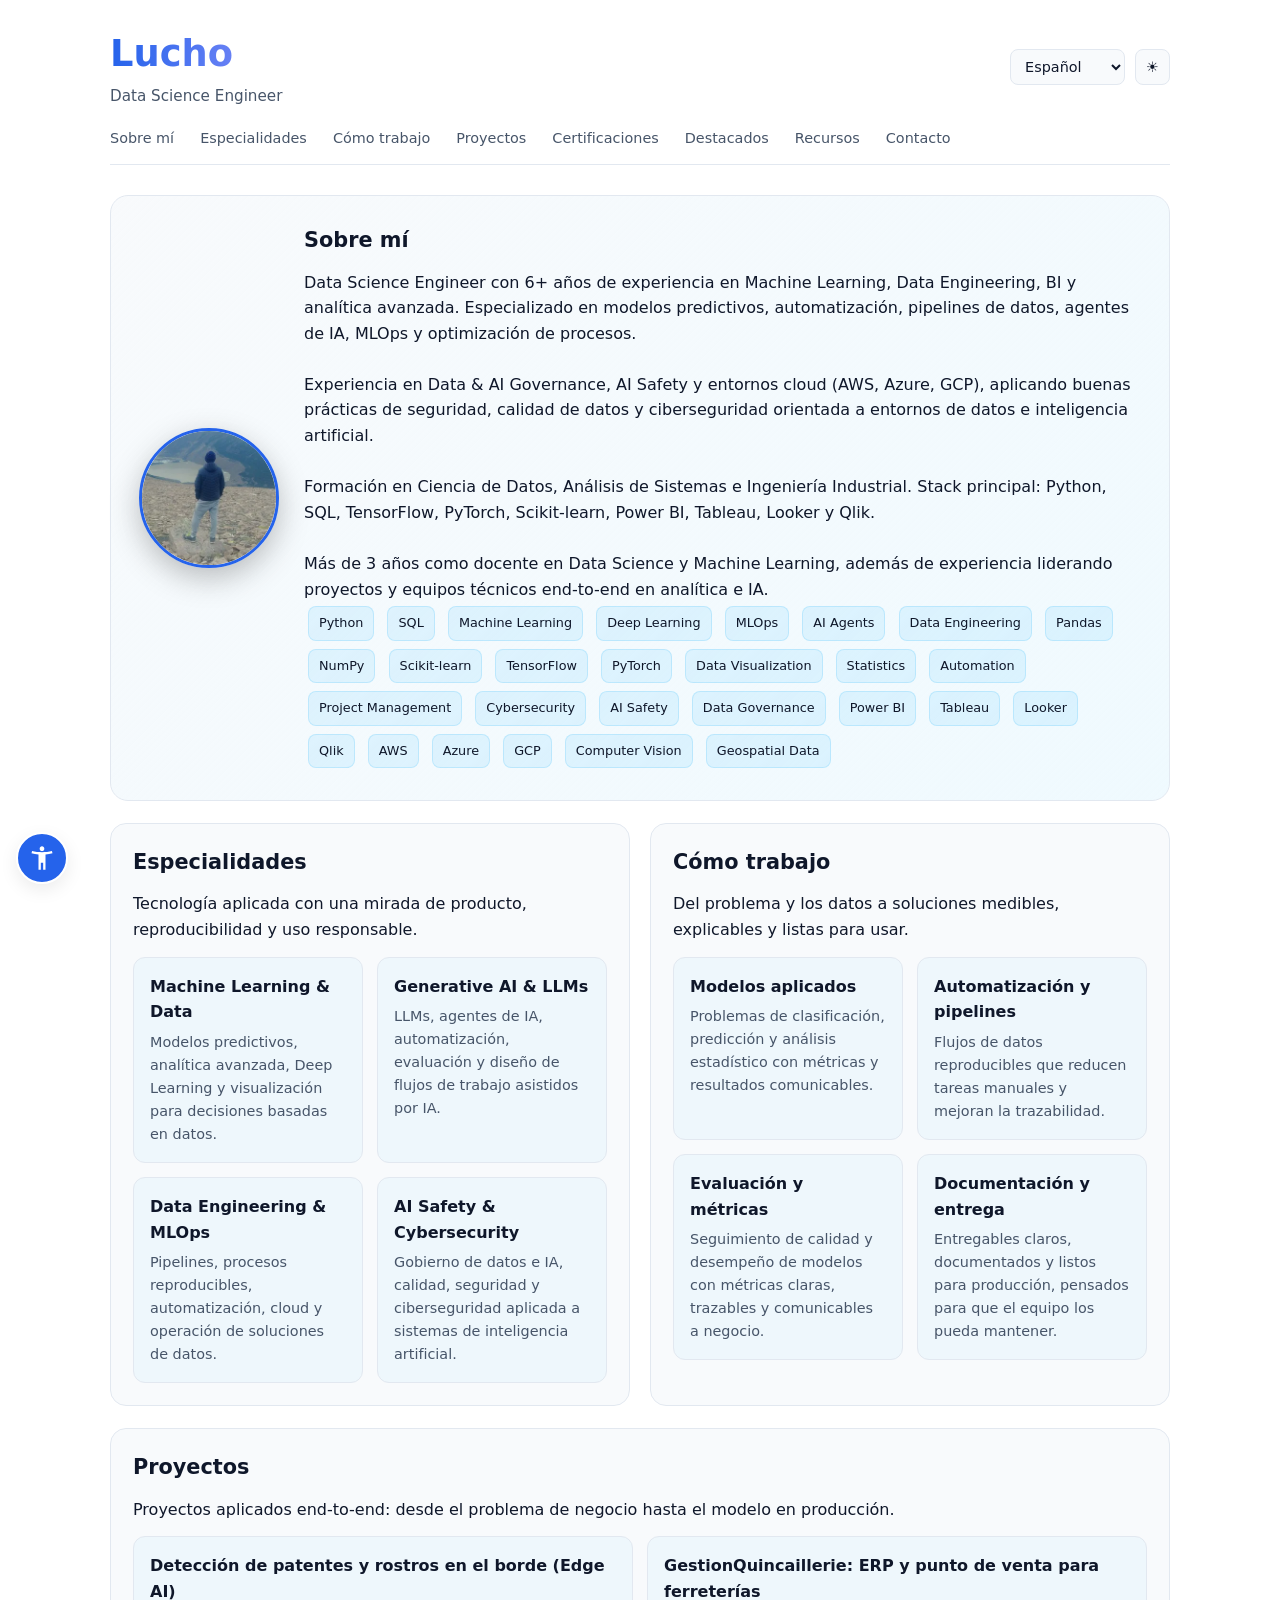
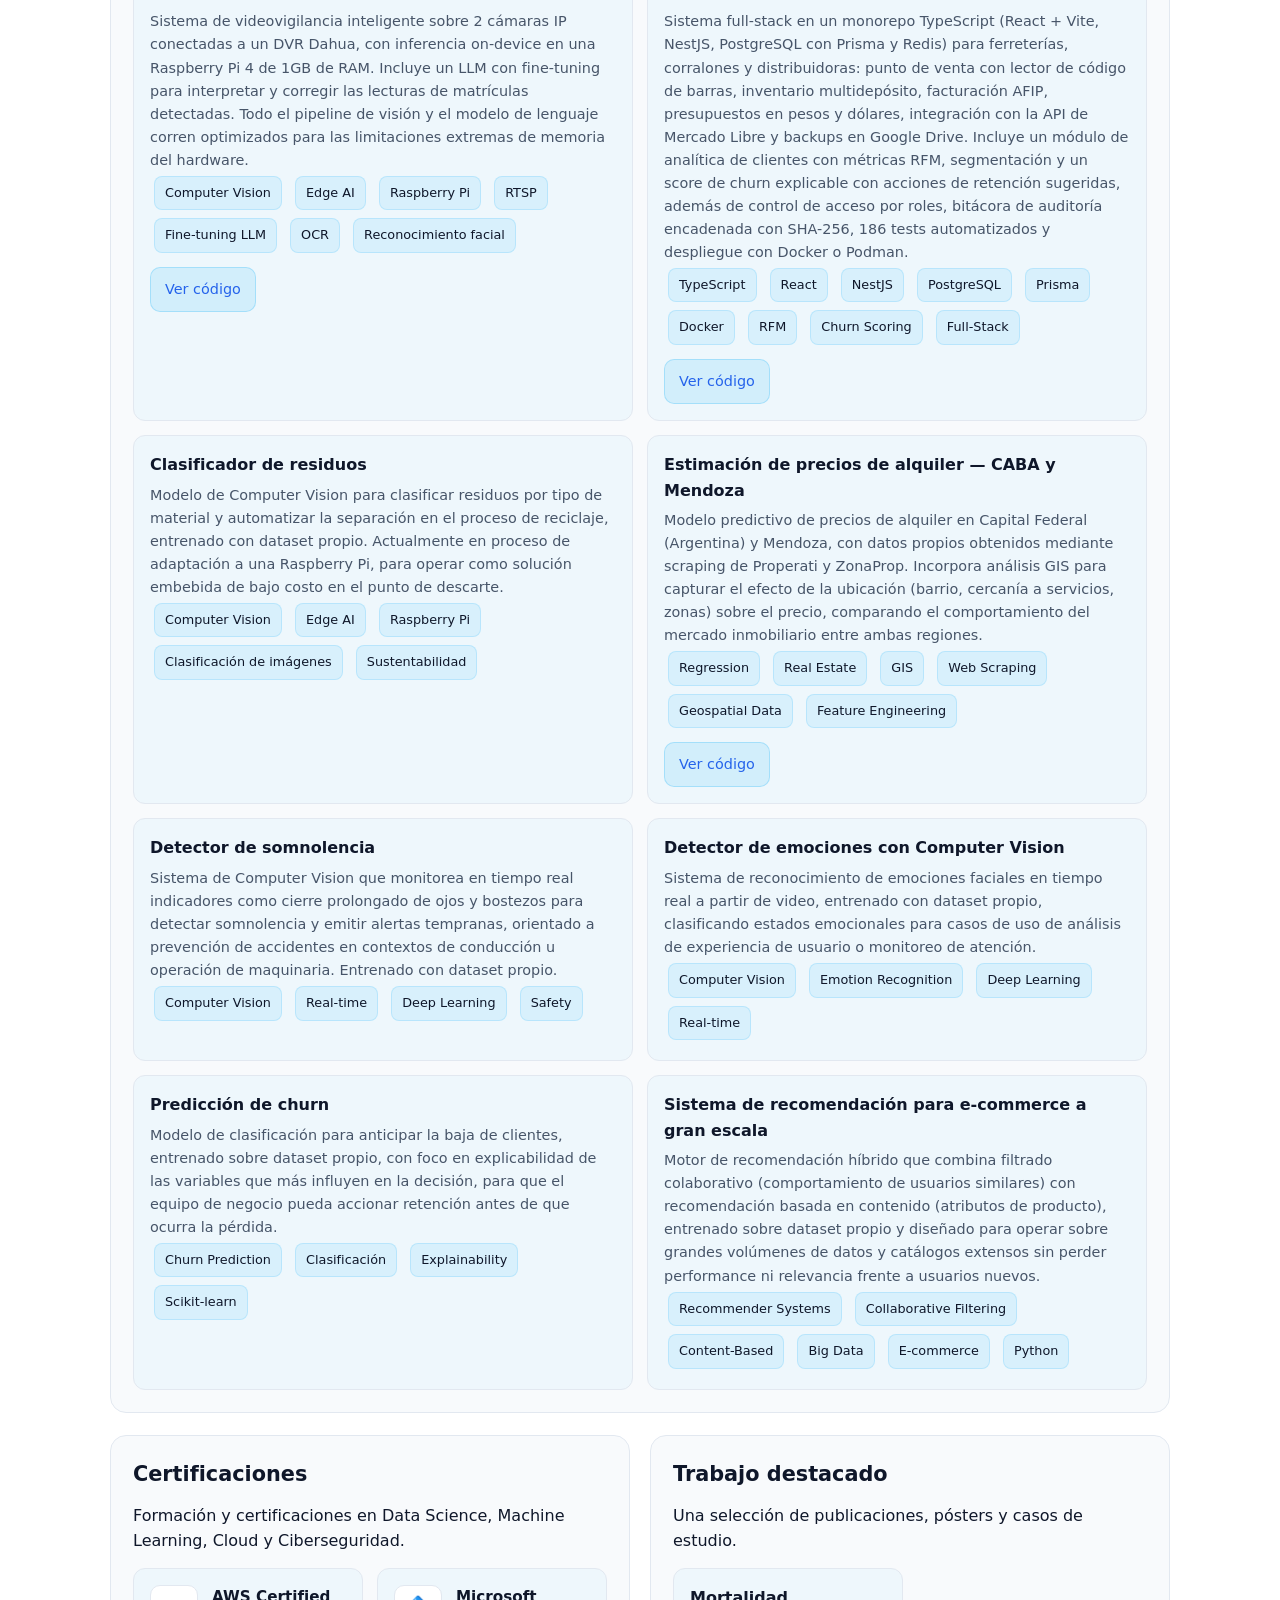
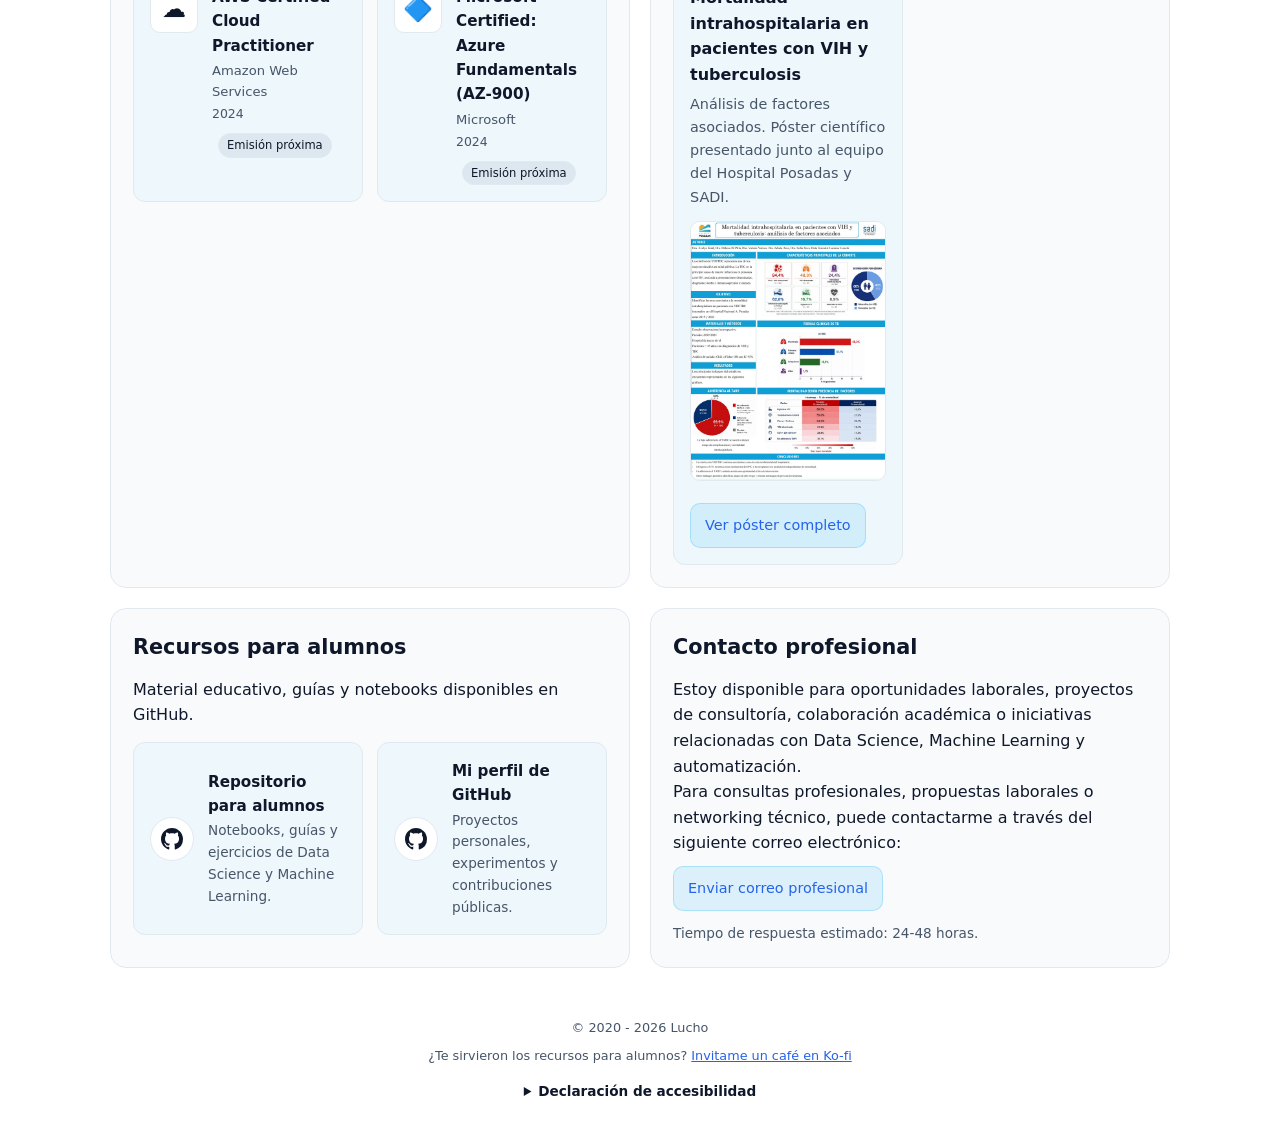
<file: index.html>
<!DOCTYPE html>
<html lang="es">
<head>
<meta charset="UTF-8">
<meta name="viewport" content="width=device-width, initial-scale=1.0">
<meta name="theme-color" content="#020617">
<title>Lucho | Data Science Engineer | Machine Learning | MLOps | Portfolio</title>
<meta name="description" content="Data Science Engineer con 6+ años de experiencia en Machine Learning, MLOps, Data Engineering y IA aplicada. Portfolio, proyectos y certificaciones.">
<meta name="keywords" content="Data Science, Machine Learning, Deep Learning, MLOps, Data Engineering, Python, SQL, TensorFlow, PyTorch, Scikit-learn, Power BI, Tableau, Looker, Qlik, AWS, Azure, GCP, AI Safety, Data Governance, AI Agents, Portfolio, Data Scientist">
<meta name="author" content="Lucho">
<meta name="robots" content="index, follow">
<meta name="googlebot" content="index, follow">
<meta property="og:title" content="Lucho | Data Science Engineer | Machine Learning | MLOps">
<meta property="og:description" content="Data Science Engineer con 6+ años de experiencia en Machine Learning, Data Engineering, BI y analítica avanzada. Especializado en modelos predictivos, automatización, pipelines de datos, agentes de IA, MLOps y optimización de procesos.">
<meta property="og:type" content="website">
<meta property="og:url" content="https://luchoxiii.github.io/">
<meta property="og:image" content="https://luchoxiii.github.io/foto.jpg">
<meta property="og:locale" content="es_ES">
<meta name="twitter:card" content="summary_large_image">
<meta name="twitter:title" content="Lucho | Data Science Engineer | Machine Learning | MLOps">
<meta name="twitter:description" content="Data Science Engineer con 6+ años de experiencia en Machine Learning, Data Engineering, BI y analítica avanzada.">
<meta name="twitter:image" content="https://luchoxiii.github.io/foto.jpg">
<link rel="canonical" href="https://luchoxiii.github.io/">
<link rel="alternate" hreflang="es" href="https://luchoxiii.github.io/?lang=es">
<link rel="alternate" hreflang="en" href="https://luchoxiii.github.io/?lang=en">
<link rel="alternate" hreflang="pt" href="https://luchoxiii.github.io/?lang=pt">
<link rel="alternate" hreflang="fr" href="https://luchoxiii.github.io/?lang=fr">
<link rel="alternate" hreflang="it" href="https://luchoxiii.github.io/?lang=it">
<link rel="alternate" hreflang="de" href="https://luchoxiii.github.io/?lang=de">
<link rel="alternate" hreflang="x-default" href="https://luchoxiii.github.io/">
<link rel="icon" type="image/x-icon" href="assets/favicon.ico">
<link rel="icon" type="image/png" sizes="32x32" href="assets/favicon-32x32.png">
<link rel="icon" type="image/png" sizes="16x16" href="assets/favicon-16x16.png">
<link rel="apple-touch-icon" sizes="180x180" href="assets/apple-touch-icon.png">
<script type="application/ld+json">
{
"@context":"https://schema.org",
"@type":"Person",
"name":"Lucho",
"jobTitle":"Data Science Engineer",
"url":"https://github.com/luchoxiii",
"sameAs":["https://github.com/luchoxiii"],
"knowsAbout":[
"Machine Learning",
"Deep Learning",
"Computer Vision",
"Geospatial Data",
"MLOps",
"Data Engineering",
"Python",
"SQL",
"Power BI",
"Tableau",
"Looker",
"Qlik",
"AWS",
"Azure",
"Google Cloud",
"AI Safety",
"Data Governance",
"AI Agents"
],
"hasCredential":[
{
"@type":"EducationalOccupationalCredential",
"credentialCategory":"certification",
"name":"AWS Certified Cloud Practitioner",
"recognizedBy":{"@type":"Organization","name":"Amazon Web Services"}
},
{
"@type":"EducationalOccupationalCredential",
"credentialCategory":"certification",
"name":"Microsoft Certified: Azure Fundamentals (AZ-900)",
"recognizedBy":{"@type":"Organization","name":"Microsoft"}
}
]
}
</script>

<script type="application/ld+json">
{
"@context":"https://schema.org",
"@type":"WebPage",
"name":"Lucho | Data Science Engineer | Portfolio",
"url":"https://luchoxiii.github.io/",
"inLanguage":["es","en","pt","fr","it","de"],
"accessibilityFeature":["alternativeText","displayTransformability","highContrastDisplay","readingOrder","structuralNavigation","ARIA"],
"accessibilityControl":["fullKeyboardControl"],
"accessibilityHazard":["noFlashingHazard","noMotionSimulationHazard","noSoundHazard"],
"accessibilitySummary":"Navegación completa con teclado, enlace para saltar al contenido, panel con tamaño de texto, alto contraste, espaciado, fuente legible y pausa de animaciones. Seis idiomas."
}
</script>

<!-- Google Analytics 4 -->
<script async src="https://www.googletagmanager.com/gtag/js?id=G-092CLCQ0SX"></script>
<script>
window.dataLayer = window.dataLayer || [];
function gtag(){dataLayer.push(arguments);}
gtag('js', new Date());
gtag('config', 'G-092CLCQ0SX');
</script>

<style>
:root{
--bg:#ffffff;
--card:#f8fafc;
--text:#0f172a;
--muted:#475569;
--accent:#2563eb;
--border:#e2e8f0;
--shadow:rgba(0,0,0,0.08);
}
.dark{
--bg:#020617;
--card:rgba(15,23,42,0.75);
--text:#e2e8f0;
--muted:#94a3b8;
--accent:#38bdf8;
--border:rgba(148,163,184,0.15);
--shadow:rgba(0,0,0,0.25);
}
*{box-sizing:border-box;margin:0;padding:0;font-family:system-ui,-apple-system,Segoe UI,Roboto,Helvetica,Arial,sans-serif}
html{scroll-behavior:smooth}
body{
background:var(--bg);
color:var(--text);
transition:background .3s,color .3s;
line-height:1.6;
}
.skip-link{
position:absolute;
left:-999px;
top:auto;
background:var(--accent);
color:var(--bg);
padding:10px 16px;
border-radius:0 0 8px 0;
z-index:1000;
}
.skip-link:focus{left:0;top:0}
header{
max-width:1100px;
margin:auto;
padding:25px 20px 10px;
display:flex;
flex-direction:column;
gap:15px;
}
.topbar{
display:flex;
justify-content:space-between;
align-items:center;
flex-wrap:wrap;
gap:12px;
}
h1{
font-size:2.3rem;
background:linear-gradient(90deg,var(--accent),#818cf8);
-webkit-background-clip:text;
-webkit-text-fill-color:transparent;
background-clip:text;
}
#role{color:var(--muted);font-size:.95rem}
.nav{
display:flex;
gap:26px;
border-bottom:1px solid var(--border);
padding-bottom:8px;
flex-wrap:wrap;
}
.nav a{
text-decoration:none;
color:var(--muted);
font-size:.9rem;
position:relative;
padding-bottom:6px;
transition:color .2s;
cursor:pointer;
}
.nav a::after{
content:"";
position:absolute;
bottom:-9px;
left:0;
height:2px;
width:0%;
background:var(--accent);
transition:.25s;
}
.nav a:hover{color:var(--text)}
.nav a:hover::after{width:100%}
.controls{
display:flex;
gap:10px;
align-items:center;
}
select,button{
padding:6px 10px;
border-radius:8px;
border:1px solid var(--border);
background:var(--card);
color:var(--text);
cursor:pointer;
font-size:.9rem;
transition:.2s;
}
select:hover,button:hover{border-color:var(--accent)}
main{
max-width:1100px;
margin:auto;
padding:20px;
display:grid;
gap:22px;
}
section{
background:var(--card);
padding:22px;
border-radius:16px;
border:1px solid var(--border);
backdrop-filter:blur(10px);
transition:.25s;
scroll-margin-top:100px;
}
h2{margin-bottom:12px;font-size:1.3rem}
#aboutText{white-space:pre-line}
.code-link{margin-top:12px}
.footer-support{margin-top:8px}
.footer-support a{color:var(--accent)}
.about-container{
display:grid;
gap:25px;
align-items:start;
}
.avatar{
width:140px;
height:140px;
border-radius:50%;
object-fit:cover;
border:3px solid var(--accent);
box-shadow:0 10px 30px rgba(0,0,0,.25);
}
@media(min-width:750px){
.about-container{grid-template-columns:140px 1fr;align-items:center;}
}
.hero-card{
padding:28px;
border-radius:18px;
background:linear-gradient(135deg,var(--card),rgba(56,189,248,.08));
border:1px solid var(--border);
}
.main-grid{
display:grid;
gap:20px;
}
@media(min-width:800px){
.main-grid{grid-template-columns:1fr 1fr}
}
.tag{
display:inline-block;
padding:6px 10px;
margin:4px;
font-size:.8rem;
border-radius:8px;
background:rgba(56,189,248,.12);
border:1px solid rgba(56,189,248,.2);
color:var(--text);
}
.github{
display:inline-block;
margin-top:10px;
padding:10px 14px;
border-radius:10px;
background:rgba(56,189,248,.15);
text-decoration:none;
color:var(--accent);
font-size:.9rem;
border:1px solid rgba(56,189,248,.3);
transition:.2s;
}
.github:hover{background:rgba(56,189,248,.25)}

/* ---- Certificaciones ---- */
.cert-grid{
display:grid;
gap:14px;
margin-top:14px;
}
@media(min-width:700px){
.cert-grid{grid-template-columns:repeat(2,minmax(0,1fr))}
}
.cert-card{
display:flex;
gap:14px;
align-items:flex-start;
border:1px solid var(--border);
border-radius:12px;
padding:16px;
background:rgba(56,189,248,.05);
transition:.2s;
}
.cert-card:hover{border-color:var(--accent);transform:translateY(-2px)}
.cert-logo{
width:48px;
height:48px;
border-radius:10px;
flex-shrink:0;
display:flex;
align-items:center;
justify-content:center;
font-size:1.5rem;
background:var(--bg);
border:1px solid var(--border);
}
.cert-body{flex:1}
.cert-name{font-weight:600;font-size:.95rem;margin-bottom:2px}
.cert-issuer{color:var(--muted);font-size:.82rem;margin-bottom:2px}
.cert-date{color:var(--muted);font-size:.78rem;margin-bottom:8px}
.cert-verify{
display:inline-block;
font-size:.8rem;
padding:5px 10px;
border-radius:7px;
background:rgba(56,189,248,.15);
border:1px solid rgba(56,189,248,.3);
color:var(--accent);
text-decoration:none;
transition:.2s;
}
.cert-verify:hover{background:rgba(56,189,248,.28)}
.cert-soon{
opacity:.6;
}
.cert-badge-soon{
display:inline-block;
font-size:.72rem;
padding:2px 8px;
border-radius:20px;
background:rgba(148,163,184,.2);
color:var(--muted);
margin-left:6px;
vertical-align:middle;
}
/* ---- fin certificaciones ---- */

.portfolio-grid,.support-grid{
display:grid;
gap:14px;
margin-top:14px;
}
@media(min-width:700px){
.portfolio-grid,.support-grid{grid-template-columns:repeat(2,minmax(0,1fr))}
}
.portfolio-card,.support-card{
border:1px solid var(--border);
border-radius:12px;
padding:16px;
background:rgba(56,189,248,.05);
}
.portfolio-card h3,.support-card h3{font-size:1rem;margin-bottom:6px}
.portfolio-card p,.support-card p{color:var(--muted);font-size:.9rem}
.poster-preview{
display:block;
width:100%;
max-height:420px;
object-fit:contain;
border-radius:10px;
margin:12px 0;
background:var(--bg);
border:1px solid var(--border);
}
.is-hidden{display:none!important}
.support-links{display:flex;flex-wrap:wrap;gap:10px;margin-top:12px}

/* ---- Especialidades / Cómo trabajo ---- */
.specialties-grid{
display:grid;
gap:20px;
}
@media(min-width:900px){
.specialties-grid{grid-template-columns:1fr 1fr}
}
.specialties-grid section{margin:0}
/* ---- fin especialidades ---- */

/* ---- Recursos (tarjetas GitHub) ---- */
.resources-grid{
display:grid;
gap:14px;
margin-top:14px;
}
@media(min-width:700px){
.resources-grid{grid-template-columns:repeat(2,minmax(0,1fr))}
}
.resource-card{
display:flex;
gap:14px;
align-items:center;
border:1px solid var(--border);
border-radius:12px;
padding:16px;
background:rgba(56,189,248,.05);
text-decoration:none;
color:var(--text);
transition:.2s;
}
.resource-card:hover{
border-color:var(--accent);
transform:translateY(-2px);
box-shadow:0 8px 20px var(--shadow);
}
.resource-icon{
width:44px;
height:44px;
border-radius:50%;
background:var(--bg);
border:1px solid var(--border);
display:flex;
align-items:center;
justify-content:center;
flex-shrink:0;
color:var(--text);
}
.resource-icon svg{width:22px;height:22px;fill:currentColor}
.resource-name{font-weight:600;font-size:.95rem;margin-bottom:2px}
.resource-desc{color:var(--muted);font-size:.85rem}
/* ---- fin recursos ---- */
footer{
text-align:center;
padding:30px 10px;
color:var(--muted);
font-size:.8rem;
}
</style>
<link rel="stylesheet" href="accessibility.css">
<link rel="preload" as="image" href="avatar.webp" type="image/webp">
</head>
<body class="dark">
<script>
// Aplica el tema guardado (o el del sistema) antes de pintar, para evitar el parpadeo
try{var t=localStorage.getItem("portfolio-theme");if(t==="light"||(!t&&window.matchMedia&&matchMedia("(prefers-color-scheme: light)").matches))document.body.classList.remove("dark")}catch(e){}
</script>
<a href="#main-content" class="skip-link">Saltar al contenido</a>
<header>
<div class="topbar">
<div>
<h1>Lucho</h1>
<div id="role">Data Science Engineer</div>
</div>
<div class="controls">
<select id="languageSelector" aria-label="Seleccionar idioma">
<option value="es" lang="es">Español</option>
<option value="en" lang="en">English</option>
<option value="pt" lang="pt">Português</option>
<option value="fr" lang="fr">Français</option>
<option value="it" lang="it">Italiano</option>
<option value="de" lang="de">Deutsch</option>
</select>
<button id="themeToggle" type="button" aria-label="Modo oscuro" aria-pressed="true"><span aria-hidden="true">🌙</span></button>
</div>
</div>
<nav class="nav" aria-label="Navegación principal">
<a href="#about" data-scroll="#about" id="navAbout" data-i18n="navAbout" target="_self">Sobre mí</a>
<a href="#specialties" data-scroll="#specialties" id="navSpecialties" data-i18n="navSpecialties" target="_self">Especialidades</a>
<a href="#howiwork" data-scroll="#howiwork" id="navHowIWork" data-i18n="navHowIWork" target="_self">Cómo trabajo</a>
<a href="#projects" data-scroll="#projects" id="navProjects" data-i18n="navProjects" target="_self">Proyectos</a>
<a href="#certificaciones" data-scroll="#certificaciones" id="navCert" data-i18n="navCert" target="_self">Certificaciones</a>
<a href="#featured" data-scroll="#featured" id="navFeatured" data-i18n="navFeatured" target="_self">Destacados</a>
<a href="#resources" data-scroll="#resources" id="navResources" data-i18n="navResources" target="_self">Recursos</a>
<a href="#contact" data-scroll="#contact" id="navContact" data-i18n="navContact" target="_self">Contacto</a>
</nav>
</header>
<main id="main-content">
<section id="about" aria-labelledby="aboutTitle" class="hero-card">
<div class="about-container">
<img src="avatar.webp" alt="Foto de Lucho" data-i18n-alt="avatarAlt" class="avatar" width="140" height="140" fetchpriority="high">
<div>
<h2 id="aboutTitle" data-i18n="aboutTitle">Sobre mí</h2>
<p id="aboutText" data-i18n="aboutText">Data Science Engineer con 6+ años de experiencia en Machine Learning, Data Engineering, BI y analítica avanzada. Especializado en modelos predictivos, automatización, pipelines de datos, agentes de IA, MLOps y optimización de procesos.

Experiencia en Data & AI Governance, AI Safety y entornos cloud (AWS, Azure, GCP), aplicando buenas prácticas de seguridad, calidad de datos y ciberseguridad orientada a entornos de datos e inteligencia artificial.

Formación en Ciencia de Datos, Análisis de Sistemas e Ingeniería Industrial. Stack principal: Python, SQL, TensorFlow, PyTorch, Scikit-learn, Power BI, Tableau, Looker y Qlik.

Más de 3 años como docente en Data Science y Machine Learning, además de experiencia liderando proyectos y equipos técnicos end-to-end en analítica e IA.</p>
<div>
<span class="tag">Python</span>
<span class="tag">SQL</span>
<span class="tag">Machine Learning</span>
<span class="tag">Deep Learning</span>
<span class="tag">MLOps</span>
<span class="tag">AI Agents</span>
<span class="tag">Data Engineering</span>
<span class="tag">Pandas</span>
<span class="tag">NumPy</span>
<span class="tag">Scikit-learn</span>
<span class="tag">TensorFlow</span>
<span class="tag">PyTorch</span>
<span class="tag">Data Visualization</span>
<span class="tag">Statistics</span>
<span class="tag">Automation</span>
<span class="tag">Project Management</span>
<span class="tag">Cybersecurity</span>
<span class="tag">AI Safety</span>
<span class="tag">Data Governance</span>
<span class="tag">Power BI</span>
<span class="tag">Tableau</span>
<span class="tag">Looker</span>
<span class="tag">Qlik</span>
<span class="tag">AWS</span>
<span class="tag">Azure</span>
<span class="tag">GCP</span>
<span class="tag">Computer Vision</span>
<span class="tag">Geospatial Data</span>
</div>
</div>
</div>
</section>
<div class="specialties-grid">
<section id="specialties" aria-labelledby="specialtiesTitle">
<h2 id="specialtiesTitle" data-i18n="specialtiesTitle">Especialidades</h2>
<p id="specialtiesText" data-i18n="specialtiesText">Tecnología aplicada con una mirada de producto, reproducibilidad y uso responsable.</p>
<div class="portfolio-grid">
<article class="portfolio-card">
<h3>Machine Learning &amp; Data</h3>
<p data-i18n="spec1D">Modelos predictivos, analítica avanzada, Deep Learning y visualización para decisiones basadas en datos.</p>
</article>
<article class="portfolio-card">
<h3>Generative AI &amp; LLMs</h3>
<p data-i18n="spec2D">LLMs, agentes de IA, automatización, evaluación y diseño de flujos de trabajo asistidos por IA.</p>
</article>
<article class="portfolio-card">
<h3>Data Engineering &amp; MLOps</h3>
<p data-i18n="spec3D">Pipelines, procesos reproducibles, automatización, cloud y operación de soluciones de datos.</p>
</article>
<article class="portfolio-card">
<h3>AI Safety &amp; Cybersecurity</h3>
<p data-i18n="spec4D">Gobierno de datos e IA, calidad, seguridad y ciberseguridad aplicada a sistemas de inteligencia artificial.</p>
</article>
</div>
</section>
<section id="howiwork" aria-labelledby="howiworkTitle">
<h2 id="howiworkTitle" data-i18n="howiworkTitle">Cómo trabajo</h2>
<p id="howiworkText" data-i18n="howiworkText">Del problema y los datos a soluciones medibles, explicables y listas para usar.</p>
<div class="portfolio-grid">
<article class="portfolio-card">
<h3 data-i18n="how1T">Modelos aplicados</h3>
<p data-i18n="how1D">Problemas de clasificación, predicción y análisis estadístico con métricas y resultados comunicables.</p>
</article>
<article class="portfolio-card">
<h3 data-i18n="how2T">Automatización y pipelines</h3>
<p data-i18n="how2D">Flujos de datos reproducibles que reducen tareas manuales y mejoran la trazabilidad.</p>
</article>
<article class="portfolio-card">
<h3 data-i18n="how3T">Evaluación y métricas</h3>
<p data-i18n="how3D">Seguimiento de calidad y desempeño de modelos con métricas claras, trazables y comunicables a negocio.</p>
</article>
<article class="portfolio-card">
<h3 data-i18n="how4T">Documentación y entrega</h3>
<p data-i18n="how4D">Entregables claros, documentados y listos para producción, pensados para que el equipo los pueda mantener.</p>
</article>
</div>
</section>
</div>
<section id="projects" aria-labelledby="projectsTitle" class="specialties-standalone">
<h2 id="projectsTitle" data-i18n="projectsTitle">Proyectos</h2>
<p id="projectsText" data-i18n="projectsText">Proyectos aplicados end-to-end: desde el problema de negocio hasta el modelo en producción.</p>
<div class="portfolio-grid">

<article class="portfolio-card">
<h3 data-i18n="p1T">Detección de patentes y rostros en el borde (Edge AI)</h3>
<p data-i18n="p1D">Sistema de videovigilancia inteligente sobre 2 cámaras IP conectadas a un DVR Dahua, con inferencia on-device en una Raspberry Pi 4 de 1GB de RAM. Incluye un LLM con fine-tuning para interpretar y corregir las lecturas de matrículas detectadas. Todo el pipeline de visión y el modelo de lenguaje corren optimizados para las limitaciones extremas de memoria del hardware.</p>
<div>
<span class="tag">Computer Vision</span>
<span class="tag">Edge AI</span>
<span class="tag">Raspberry Pi</span>
<span class="tag">RTSP</span>
<span class="tag">Fine-tuning LLM</span>
<span class="tag">OCR</span>
<span class="tag" data-i18n="tagFace">Reconocimiento facial</span>
</div>
<a class="github code-link" href="https://github.com/luchoxiii/car_patent_pi" target="_blank" rel="noopener noreferrer" data-i18n="codeLink">Ver código</a>
</article>

<article class="portfolio-card">
<h3 data-i18n="p8T">GestionQuincaillerie: ERP y punto de venta para ferreterías</h3>
<p data-i18n="p8D">Sistema full-stack en un monorepo TypeScript (React + Vite, NestJS, PostgreSQL con Prisma y Redis) para ferreterías, corralones y distribuidoras: punto de venta con lector de código de barras, inventario multidepósito, facturación AFIP, presupuestos en pesos y dólares, integración con la API de Mercado Libre y backups en Google Drive. Incluye un módulo de analítica de clientes con métricas RFM, segmentación y un score de churn explicable con acciones de retención sugeridas, además de control de acceso por roles, bitácora de auditoría encadenada con SHA-256, 186 tests automatizados y despliegue con Docker o Podman.</p>
<div>
<span class="tag">TypeScript</span>
<span class="tag">React</span>
<span class="tag">NestJS</span>
<span class="tag">PostgreSQL</span>
<span class="tag">Prisma</span>
<span class="tag">Docker</span>
<span class="tag">RFM</span>
<span class="tag">Churn Scoring</span>
<span class="tag">Full-Stack</span>
</div>
<a class="github code-link" href="https://github.com/luchoxiii/GestionQuincaillerie" target="_blank" rel="noopener noreferrer" data-i18n="codeLink">Ver código</a>
</article>


<article class="portfolio-card">
<h3 data-i18n="p2T">Clasificador de residuos</h3>
<p data-i18n="p2D">Modelo de Computer Vision para clasificar residuos por tipo de material y automatizar la separación en el proceso de reciclaje, entrenado con dataset propio. Actualmente en proceso de adaptación a una Raspberry Pi, para operar como solución embebida de bajo costo en el punto de descarte.</p>
<div>
<span class="tag">Computer Vision</span>
<span class="tag">Edge AI</span>
<span class="tag">Raspberry Pi</span>
<span class="tag" data-i18n="tagImgClass">Clasificación de imágenes</span>
<span class="tag" data-i18n="tagSustain">Sustentabilidad</span>
</div>
</article>

<article class="portfolio-card">
<h3 data-i18n="p3T">Estimación de precios de alquiler — CABA y Mendoza</h3>
<p data-i18n="p3D">Modelo predictivo de precios de alquiler en Capital Federal (Argentina) y Mendoza, con datos propios obtenidos mediante scraping de Properati y ZonaProp. Incorpora análisis GIS para capturar el efecto de la ubicación (barrio, cercanía a servicios, zonas) sobre el precio, comparando el comportamiento del mercado inmobiliario entre ambas regiones.</p>
<div>
<span class="tag">Regression</span>
<span class="tag">Real Estate</span>
<span class="tag">GIS</span>
<span class="tag">Web Scraping</span>
<span class="tag">Geospatial Data</span>
<span class="tag">Feature Engineering</span>
</div>
<a class="github code-link" href="https://github.com/luchoxiii/scraper_propiedad" target="_blank" rel="noopener noreferrer" data-i18n="codeLink">Ver código</a>
</article>

<article class="portfolio-card">
<h3 data-i18n="p4T">Detector de somnolencia</h3>
<p data-i18n="p4D">Sistema de Computer Vision que monitorea en tiempo real indicadores como cierre prolongado de ojos y bostezos para detectar somnolencia y emitir alertas tempranas, orientado a prevención de accidentes en contextos de conducción u operación de maquinaria. Entrenado con dataset propio.</p>
<div>
<span class="tag">Computer Vision</span>
<span class="tag">Real-time</span>
<span class="tag">Deep Learning</span>
<span class="tag">Safety</span>
</div>
</article>

<article class="portfolio-card">
<h3 data-i18n="p5T">Detector de emociones con Computer Vision</h3>
<p data-i18n="p5D">Sistema de reconocimiento de emociones faciales en tiempo real a partir de video, entrenado con dataset propio, clasificando estados emocionales para casos de uso de análisis de experiencia de usuario o monitoreo de atención.</p>
<div>
<span class="tag">Computer Vision</span>
<span class="tag">Emotion Recognition</span>
<span class="tag">Deep Learning</span>
<span class="tag">Real-time</span>
</div>
</article>

<article class="portfolio-card">
<h3 data-i18n="p6T">Predicción de churn</h3>
<p data-i18n="p6D">Modelo de clasificación para anticipar la baja de clientes, entrenado sobre dataset propio, con foco en explicabilidad de las variables que más influyen en la decisión, para que el equipo de negocio pueda accionar retención antes de que ocurra la pérdida.</p>
<div>
<span class="tag">Churn Prediction</span>
<span class="tag" data-i18n="tagClass">Clasificación</span>
<span class="tag">Explainability</span>
<span class="tag">Scikit-learn</span>
</div>
</article>

<article class="portfolio-card">
<h3 data-i18n="p7T">Sistema de recomendación para e-commerce a gran escala</h3>
<p data-i18n="p7D">Motor de recomendación híbrido que combina filtrado colaborativo (comportamiento de usuarios similares) con recomendación basada en contenido (atributos de producto), entrenado sobre dataset propio y diseñado para operar sobre grandes volúmenes de datos y catálogos extensos sin perder performance ni relevancia frente a usuarios nuevos.</p>
<div>
<span class="tag">Recommender Systems</span>
<span class="tag">Collaborative Filtering</span>
<span class="tag">Content-Based</span>
<span class="tag">Big Data</span>
<span class="tag">E-commerce</span>
<span class="tag">Python</span>
</div>
</article>

</div>
</section>
<div class="main-grid">
<section id="certificaciones" aria-labelledby="certTitle">
<h2 id="certTitle" data-i18n="certTitle">Certificaciones</h2>
<p id="certText" data-i18n="certText">Certificaciones verificables para reclutadores.</p>
<div class="cert-grid" id="certGrid">
<!-- Las tarjetas se generan por JS desde certConfig, más abajo -->
</div>
</section>
<section id="featured" aria-labelledby="featuredTitle">
<h2 id="featuredTitle" data-i18n="featuredTitle">Trabajo destacado</h2>
<p id="featuredText" data-i18n="featuredText">Una selección de publicaciones, pósters y casos de estudio.</p>
<div class="portfolio-grid">
<article class="portfolio-card">
<h3 id="posterTitle" data-i18n="posterTitle">Póster científico</h3>
<p id="posterText" data-i18n="posterText">Publicación científica sobre análisis y ciencia de datos.</p>
<img id="posterImage" class="poster-preview is-hidden" src="" alt="Póster científico de Lucho" loading="lazy">
<a id="posterLink" data-i18n="posterLink" class="github is-hidden" href="" target="_blank" rel="noopener noreferrer">Ver póster</a>
<p id="posterMissing" data-i18n="posterMissing" style="margin-top:12px;font-size:.85rem">Próximamente disponible.</p>
</article>
</div>
</section>
<section id="resources" aria-labelledby="resourcesTitle">
<h2 id="resourcesTitle" data-i18n="resourcesTitle">Recursos para alumnos</h2>
<p id="resourcesText" data-i18n="resourcesText">Material educativo, guías y notebooks disponibles en GitHub.</p>
<div class="resources-grid">
<a class="resource-card" href="https://github.com/luchoxiii/Students/tree/main" target="_blank" rel="noopener noreferrer">
<div class="resource-icon" aria-hidden="true">
<svg viewBox="0 0 16 16" xmlns="http://www.w3.org/2000/svg" aria-hidden="true" focusable="false"><path d="M8 0C3.58 0 0 3.58 0 8c0 3.54 2.29 6.53 5.47 7.59.4.07.55-.17.55-.38 0-.19-.01-.82-.01-1.49-2.01.37-2.53-.49-2.69-.94-.09-.23-.48-.94-.82-1.13-.28-.15-.68-.52-.01-.53.63-.01 1.08.58 1.23.82.72 1.21 1.87.87 2.33.66.07-.52.28-.87.51-1.07-1.78-.2-3.64-.89-3.64-3.95 0-.87.31-1.59.82-2.15-.08-.2-.36-1.02.08-2.12 0 0 .67-.21 2.2.82.64-.18 1.32-.27 2-.27.68 0 1.36.09 2 .27 1.53-1.04 2.2-.82 2.2-.82.44 1.1.16 1.92.08 2.12.51.56.82 1.27.82 2.15 0 3.07-1.87 3.75-3.65 3.95.29.25.54.73.54 1.48 0 1.07-.01 1.93-.01 2.2 0 .21.15.46.55.38A8.01 8.01 0 0 0 16 8c0-4.42-3.58-8-8-8z"/></svg>
</div>
<div class="resource-body">
<div class="resource-name" id="resourceStudentsName" data-i18n="resourceStudentsName">Repositorio para alumnos</div>
<div class="resource-desc" id="resourceStudentsDesc" data-i18n="resourceStudentsDesc">Notebooks, guías y ejercicios de Data Science y Machine Learning.</div>
</div>
</a>
<a class="resource-card" href="https://github.com/luchoxiii" target="_blank" rel="noopener noreferrer">
<div class="resource-icon" aria-hidden="true">
<svg viewBox="0 0 16 16" xmlns="http://www.w3.org/2000/svg" aria-hidden="true" focusable="false"><path d="M8 0C3.58 0 0 3.58 0 8c0 3.54 2.29 6.53 5.47 7.59.4.07.55-.17.55-.38 0-.19-.01-.82-.01-1.49-2.01.37-2.53-.49-2.69-.94-.09-.23-.48-.94-.82-1.13-.28-.15-.68-.52-.01-.53.63-.01 1.08.58 1.23.82.72 1.21 1.87.87 2.33.66.07-.52.28-.87.51-1.07-1.78-.2-3.64-.89-3.64-3.95 0-.87.31-1.59.82-2.15-.08-.2-.36-1.02.08-2.12 0 0 .67-.21 2.2.82.64-.18 1.32-.27 2-.27.68 0 1.36.09 2 .27 1.53-1.04 2.2-.82 2.2-.82.44 1.1.16 1.92.08 2.12.51.56.82 1.27.82 2.15 0 3.07-1.87 3.75-3.65 3.95.29.25.54.73.54 1.48 0 1.07-.01 1.93-.01 2.2 0 .21.15.46.55.38A8.01 8.01 0 0 0 16 8c0-4.42-3.58-8-8-8z"/></svg>
</div>
<div class="resource-body">
<div class="resource-name" id="resourceProfileName" data-i18n="resourceProfileName">Mi perfil de GitHub</div>
<div class="resource-desc" id="resourceProfileDesc" data-i18n="resourceProfileDesc">Proyectos personales, experimentos y contribuciones públicas.</div>
</div>
</a>
</div>
</section>
<section id="contact" aria-labelledby="contactTitle">
<h2 id="contactTitle" data-i18n="contactTitle">Contacto profesional</h2>
<p id="contactText1" data-i18n="contactText1">Estoy disponible para oportunidades laborales, proyectos de consultoría, colaboración académica o iniciativas relacionadas con Data Science, Machine Learning y automatización.</p>
<p id="contactText2" data-i18n="contactText2">Para consultas profesionales, propuestas laborales o networking técnico, puede contactarme a través del siguiente correo electrónico:</p>
<a class="github" id="contactMailLink" data-i18n="contactMailLink" href="#" rel="nofollow" data-mail-enc="101,97,103,108,101,98,108,117,101,57,49,64,103,109,97,105,108,46,99,111,109">Enviar correo profesional</a>
<noscript><p style="margin-top:10px;font-size:.85rem">eagleblue91 [arroba] gmail [punto] com</p></noscript>
<p id="contactText3" data-i18n="contactText3" style="margin-top:12px;font-size:.85rem;color:var(--muted)">Tiempo de respuesta estimado: 24-48 horas.</p>
</section>
</div>
</main>
<footer>
<p id="copyright"></p>
<p class="footer-support is-hidden" id="footerSupport"><span data-i18n="kofiText">¿Te sirvieron los recursos para alumnos?</span> <a id="kofiLink" data-i18n="kofiLink" href="" target="_blank" rel="noopener noreferrer">Invitame un café en Ko-fi</a></p>
</footer>
<script src="i18n/es.js"></script>
<script src="i18n/en.js"></script>
<script src="i18n/pt.js"></script>
<script src="i18n/fr.js"></script>
<script src="i18n/it.js"></script>
<script src="i18n/de.js"></script>
<script>
// Los textos de cada idioma están en i18n/<idioma>.js (window.I18N).
const LANGS=["es","en","pt","fr","it","de"]
const I18N=window.I18N||{}
const selector=document.getElementById("languageSelector")
const themeBtn=document.getElementById("themeToggle")
const htmlTag=document.documentElement
const meta=sel=>document.querySelector(sel)
const metaDesc=meta('meta[name="description"]')
const metaKeywords=meta('meta[name="keywords"]')
const metaOgDesc=meta('meta[property="og:description"]')
const metaTwitterDesc=meta('meta[name="twitter:description"]')
const metaOgTitle=meta('meta[property="og:title"]')
const metaTwitterTitle=meta('meta[name="twitter:title"]')
const metaOgLocale=meta('meta[property="og:locale"]')
const metaOgUrl=meta('meta[property="og:url"]')
const metaThemeColor=meta('meta[name="theme-color"]')
const canonicalLink=meta('link[rel="canonical"]')

// ============================================================
// CONFIGURACIÓN DE CERTIFICACIONES
// Editá acá tus certs reales. "verifyUrl" es el link público de
// verificación (Credly para AWS, Microsoft Learn para Azure).
// Si dejás verifyUrl vacío, la tarjeta se muestra como "próximamente".
// ============================================================
const certConfig=[
{
id:"aws-ccp",
logo:"☁️",
name:"AWS Certified Cloud Practitioner",
issuer:"Amazon Web Services",
date:"2024", // <- poné el mes/año real, ej: "Marzo 2024"
verifyUrl:"" // <- pegá acá tu link de Credly, ej: "https://www.credly.com/badges/xxxxxxxx"
},
{
id:"az-900",
logo:"🔷",
name:"Microsoft Certified: Azure Fundamentals (AZ-900)",
issuer:"Microsoft",
date:"2024", // <- poné el mes/año real
verifyUrl:"" // <- pegá acá tu link de Microsoft Learn / Credly
}
]

// Configuración centralizada: póster y link de Ko-fi del pie de página.
const portfolioConfig={
poster:{
imageUrl:"assets/poster-tbc-sadi-op3.jpg",
projectUrl:"assets/poster-tbc-sadi-op3.pdf"
},
kofiUrl:"https://ko-fi.com/luchoxiii" // dejalo vacío ("") para ocultar la línea del pie
}

// Aviso para quien edita: claves que faltan en algún idioma o en el HTML
;(function checkTranslations(){
const base=Object.keys(I18N.es||{})
LANGS.forEach(l=>{
const d=I18N[l]
if(!d){console.warn("[i18n] Falta el archivo i18n/"+l+".js");return}
const missing=base.filter(k=>!(k in d))
if(missing.length)console.warn("[i18n] Claves sin traducir en "+l+":",missing)
})
document.querySelectorAll("[data-i18n],[data-i18n-alt]").forEach(el=>{
const k=el.dataset.i18n||el.dataset.i18nAlt
if(!(k in (I18N.es||{})))console.warn("[i18n] El HTML usa una clave que no existe:",k)
})
})()

function renderCertifications(t){
const grid=document.getElementById("certGrid")
grid.innerHTML=""
certConfig.forEach(cert=>{
const hasLink=Boolean(cert.verifyUrl)
const card=document.createElement("div")
card.className="cert-card"+(hasLink?"":" cert-soon")
card.innerHTML=`
<div class="cert-logo" aria-hidden="true">${cert.logo}</div>
<div class="cert-body">
<div class="cert-name">${cert.name}</div>
<div class="cert-issuer">${cert.issuer}</div>
<div class="cert-date">${cert.date}</div>
${hasLink
? `<a class="cert-verify" href="${cert.verifyUrl}" target="_blank" rel="noopener">${t.certVerify} →</a>`
: `<span class="cert-badge-soon">${t.certSoon}</span>`
}
</div>
`
grid.appendChild(card)
})
}

function renderConfiguredItems(t){
const poster=portfolioConfig.poster
const posterImage=document.getElementById("posterImage")
const posterLink=document.getElementById("posterLink")
const posterMissing=document.getElementById("posterMissing")
if(poster.imageUrl){
posterImage.src=poster.imageUrl
posterImage.alt=t.posterTitle
posterImage.classList.remove("is-hidden")
}else posterImage.classList.add("is-hidden")
if(poster.projectUrl){
posterLink.href=poster.projectUrl
posterLink.classList.remove("is-hidden")
}else posterLink.classList.add("is-hidden")
posterMissing.classList.toggle("is-hidden",Boolean(poster.imageUrl||poster.projectUrl))

const footerSupport=document.getElementById("footerSupport")
if(portfolioConfig.kofiUrl){
document.getElementById("kofiLink").href=portfolioConfig.kofiUrl
footerSupport.classList.remove("is-hidden")
}else footerSupport.classList.add("is-hidden")

renderCertifications(t)
}

function updateLanguageUrl(lang){
const url=new URL(window.location.href)
if(lang==="es")url.searchParams.delete("lang")
else url.searchParams.set("lang",lang)
const href=url.toString()
history.replaceState(null,"",href)
if(canonicalLink)canonicalLink.href=href
if(metaOgUrl)metaOgUrl.content=href
try{localStorage.setItem("portfolio-language",lang)}catch(e){}
}

function updateContent(lang){
const t=I18N[lang]
if(!t)return
const fallback=I18N.es||{}
htmlTag.lang=t.lang
document.title=t.title
if(metaDesc)metaDesc.content=t.description
if(metaOgDesc)metaOgDesc.content=t.description
if(metaTwitterDesc)metaTwitterDesc.content=t.description
if(metaKeywords)metaKeywords.content=`${t.title}, Data Science, Machine Learning, MLOps, Data Engineering, Python, SQL, Portfolio`
if(metaOgTitle)metaOgTitle.content=t.title
if(metaTwitterTitle)metaTwitterTitle.content=t.title
if(metaOgLocale){
const locales={es:"es_ES",en:"en_US",pt:"pt_BR",fr:"fr_FR",it:"it_IT",de:"de_DE"}
metaOgLocale.content=locales[lang]||"es_ES"
}
document.querySelectorAll("[data-i18n]").forEach(el=>{
const v=t[el.dataset.i18n]??fallback[el.dataset.i18n]
if(v!==undefined)el.textContent=v
})
document.querySelectorAll("[data-i18n-alt]").forEach(el=>{
const v=t[el.dataset.i18nAlt]??fallback[el.dataset.i18nAlt]
if(v!==undefined)el.alt=v
})
renderConfiguredItems(t)
updateLanguageUrl(lang)
}

selector.addEventListener("change",e=>{
updateContent(e.target.value)
})

const requestedLanguage=new URLSearchParams(window.location.search).get("lang")
let savedLanguage=null
try{savedLanguage=localStorage.getItem("portfolio-language")}catch(e){}
const initialLanguage=I18N[requestedLanguage]?requestedLanguage:(I18N[savedLanguage]?savedLanguage:"es")
selector.value=initialLanguage
updateContent(initialLanguage)

// Tema: el ícono muestra el modo activo y la elección se recuerda entre visitas.
// (aria-pressed lo sincroniza accessibility.js)
function paintTheme(){
const dark=document.body.classList.contains("dark")
themeBtn.querySelector("span").textContent=dark?"🌙":"☀️"
if(metaThemeColor)metaThemeColor.content=dark?"#020617":"#ffffff"
}
themeBtn.onclick=()=>{
document.body.classList.toggle("dark")
try{localStorage.setItem("portfolio-theme",document.body.classList.contains("dark")?"dark":"light")}catch(e){}
paintTheme()
}
paintTheme()

// Smooth scroll para navegación interna sin recargar ni abrir nuevas pestañas
document.querySelectorAll('.nav a[data-scroll]').forEach(link=>{
link.addEventListener('click',e=>{
e.preventDefault()
const targetId=link.getAttribute('data-scroll')
const target=document.querySelector(targetId)
if(target){
target.scrollIntoView({behavior:'smooth',block:'start'})
target.setAttribute('tabindex','-1')
target.focus({preventScroll:true})
history.pushState(null,null,targetId)
}
})
})

const mailLink=document.getElementById("contactMailLink")
if(mailLink){
const codes=mailLink.getAttribute("data-mail-enc").split(",").map(Number)
const address=String.fromCharCode(...codes)
mailLink.href="mailto:"+address
mailLink.removeAttribute("data-mail-enc")
}

const year=new Date().getFullYear()
document.getElementById("copyright").textContent=`© 2020 - ${year} Lucho`
</script>
<script src="accessibility.js" defer></script>
</body>
</html>
</file>
<file: accessibility.css>
/* ==========================================================
   accessibility.css — Accesibilidad (WCAG 2.2 AA) para luchoxiii.github.io
   Ponelo DESPUÉS del </style> del index.html.
   ========================================================== */

/* --- Foco visible (WCAG 2.4.7 / 2.4.11) --- */
:focus-visible{outline:3px solid var(--accent);outline-offset:3px;border-radius:4px}
.skip-link:focus-visible{outline-color:#fff}

/* --- Correcciones de contraste: las tarjetas "próximamente" no deben bajar opacidad --- */
.cert-soon{opacity:1}
.cert-badge-soon{color:var(--text);border:1px solid var(--border)}

/* --- Áreas táctiles mínimas (WCAG 2.5.8) --- */
select,button{min-height:36px}
.nav a{display:inline-block;padding-top:4px}

/* --- Texto solo para lectores de pantalla / aviso de pestaña nueva --- */
.a11y-sr{position:absolute!important;width:1px;height:1px;overflow:hidden;clip:rect(0 0 0 0);white-space:nowrap}
a[data-a11y-ext]::after{content:var(--a11y-newtab,"");position:absolute;width:1px;height:1px;overflow:hidden;clip:rect(0 0 0 0);white-space:nowrap}

/* --- Preferencias del sistema: movimiento reducido --- */
@media (prefers-reduced-motion:reduce){
  html{scroll-behavior:auto}
  *,*::before,*::after{animation:none!important;transition:none!important}
  section:hover,.cert-card:hover,.resource-card:hover{transform:none}
}
/* --- Modo de colores forzados de Windows --- */
@media (forced-colors:active){
  h1{background:none;-webkit-text-fill-color:currentColor;color:CanvasText}
}

/* ==========================================================
   Opciones del panel (se activan con clases en <html>)
   ========================================================== */
html.a11y-motion{scroll-behavior:auto}
html.a11y-motion *,html.a11y-motion *::before,html.a11y-motion *::after{animation:none!important;transition:none!important}
html.a11y-motion section:hover,html.a11y-motion .cert-card:hover,html.a11y-motion .resource-card:hover{transform:none}

html.a11y-spacing header,html.a11y-spacing main,html.a11y-spacing footer{line-height:1.5}
html.a11y-spacing header *,html.a11y-spacing main *,html.a11y-spacing footer *{letter-spacing:.12em!important;word-spacing:.16em!important;line-height:1.5!important}
html.a11y-spacing p{margin-bottom:2em}

html.a11y-font,html.a11y-font *:not(svg):not(svg *){font-family:Verdana,Tahoma,"Trebuchet MS",sans-serif!important}

html.a11y-links a:not(.skip-link){text-decoration:underline!important;text-decoration-thickness:2px;text-underline-offset:3px}

html.a11y-contrast,html.a11y-contrast body,html.a11y-contrast body.dark{
  --bg:#000;--card:#000;--text:#fff;--muted:#f1f5f9;--accent:#ffe14d;--border:#fff;--shadow:transparent;
}
html.a11y-contrast body{background:#000;color:#fff}
html.a11y-contrast h1{background:none;-webkit-text-fill-color:currentColor;color:var(--accent)}
html.a11y-contrast section,html.a11y-contrast .portfolio-card,html.a11y-contrast .support-card,
html.a11y-contrast .cert-card,html.a11y-contrast .resource-card,html.a11y-contrast .hero-card{background:#000;border:2px solid #fff;backdrop-filter:none}
html.a11y-contrast .tag,html.a11y-contrast .github,html.a11y-contrast .cert-verify{background:#000;border:1px solid #fff;color:#fff}
html.a11y-contrast a{color:var(--accent)}
html.a11y-contrast .nav a{color:#fff}

/* ==========================================================
   Widget flotante
   ========================================================== */
.a11y-widget{position:fixed;left:16px;bottom:16px;z-index:1001}
.a11y-fab{width:52px;height:52px;padding:0;border-radius:50%;display:flex;align-items:center;justify-content:center;
  background:var(--accent);color:var(--bg);border:2px solid var(--bg);box-shadow:0 6px 18px var(--shadow)}
.a11y-fab svg{width:28px;height:28px;fill:currentColor}
.a11y-panel{position:absolute;left:0;bottom:64px;width:min(340px,calc(100vw - 32px));max-height:calc(100vh - 110px);overflow:auto;
  background:var(--bg);color:var(--text);border:1px solid var(--accent);border-radius:14px;padding:16px;box-shadow:0 12px 32px var(--shadow)}
.a11y-panel[hidden]{display:none}
.a11y-panel h2{font-size:1.05rem;margin-bottom:10px}
.a11y-row{display:flex;align-items:center;justify-content:space-between;gap:8px;margin-bottom:8px}
.a11y-row-label{font-size:.9rem}
.a11y-size{display:flex;align-items:center;gap:8px}
.a11y-size output{min-width:3.2em;text-align:center;font-size:.9rem}
.a11y-size button{width:40px;font-weight:700}
.a11y-opt{display:block;width:100%;text-align:left;margin-bottom:8px;padding:9px 12px}
.a11y-opt[aria-pressed="true"]{background:var(--accent);color:var(--bg);border-color:var(--accent);font-weight:600}
.a11y-opt[aria-pressed="true"]::before{content:"✓ "}
.a11y-actions{display:flex;gap:8px;margin-top:6px}
.a11y-actions button{flex:1}
.a11y-statement{margin-top:14px;font-size:.85rem;color:var(--muted);max-width:720px;margin-inline:auto;text-align:left}
.a11y-statement summary{cursor:pointer;text-align:center;color:var(--text);font-weight:600}
.a11y-statement p{margin-top:8px}
</file>
